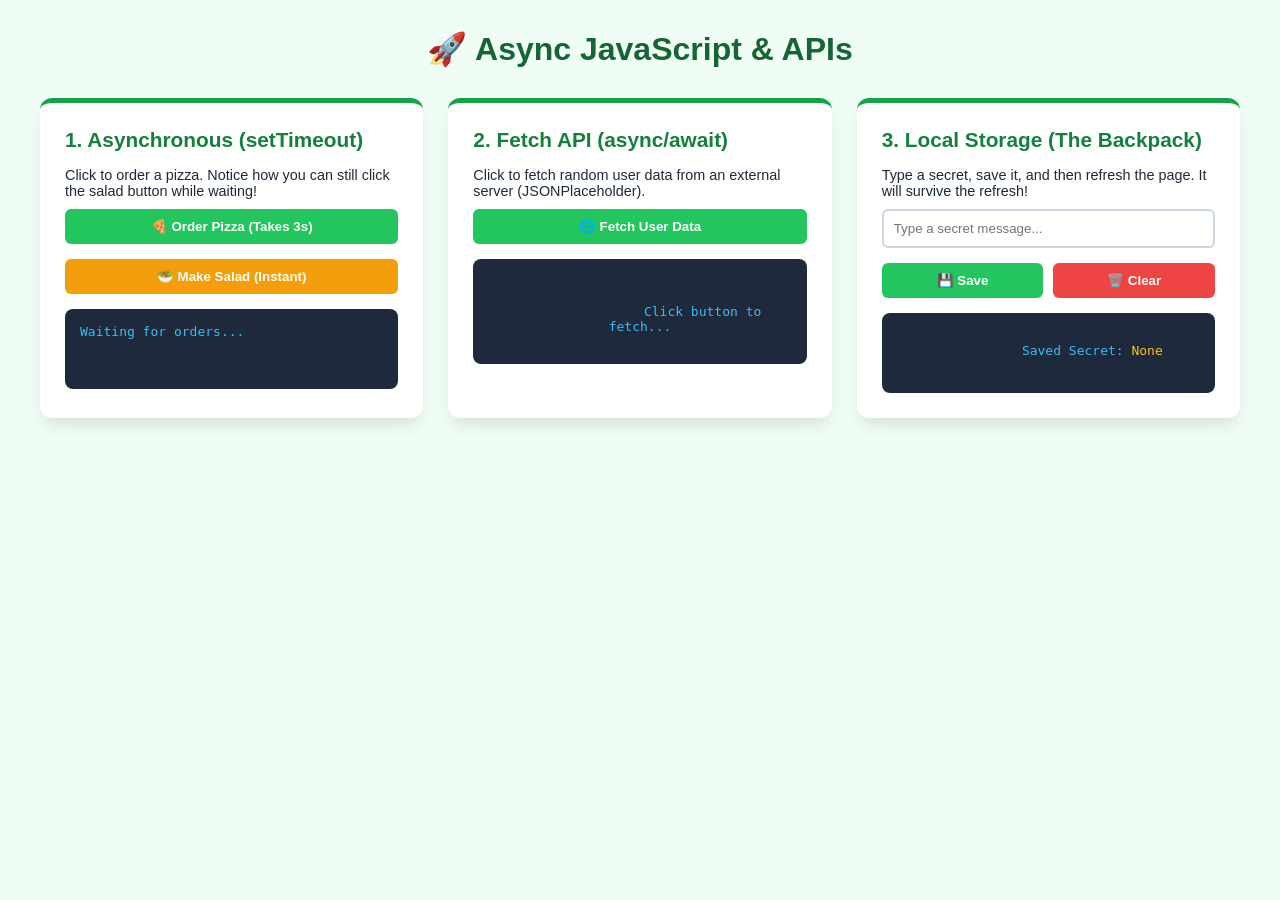
<file: AsyncAPI&StorageDemo.html>
<!DOCTYPE html>
<html lang="en">
<head>
    <meta charset="UTF-8">
    <meta name="viewport" content="width=device-width, initial-scale=1.0">
    <title>Day 11: Async, APIs & Storage</title>
    <style>
        * { box-sizing: border-box; margin: 0; padding: 0; }
        body {
            font-family: 'Segoe UI', Tahoma, Geneva, Verdana, sans-serif;
            background-color: #f0fdf4;
            color: #1e293b;
            padding: 30px;
        }
        h1 { text-align: center; color: #166534; margin-bottom: 30px; }
 
        .grid {
            display: grid;
            grid-template-columns: repeat(auto-fit, minmax(300px, 1fr));
            gap: 25px;
            max-width: 1200px;
            margin: 0 auto;
        }
 
        .card {
            background: white;
            padding: 25px;
            border-radius: 12px;
            box-shadow: 0 10px 15px -3px rgba(0, 0, 0, 0.1);
            border-top: 5px solid #16a34a;
        }
 
        h2 { font-size: 1.3rem; margin-bottom: 15px; color: #15803d; }
 
        button {
            background-color: #22c55e;
            color: white;
            border: none;
            padding: 10px 15px;
            border-radius: 6px;
            font-weight: bold;
            cursor: pointer;
            width: 100%;
            margin-bottom: 15px;
            transition: 0.3s;
        }
        button:hover { background-color: #16a34a; }
        button:disabled { background-color: #94a3b8; cursor: not-allowed; }
 
        .output {
            background: #1e293b;
            color: #38bdf8;
            padding: 15px;
            border-radius: 8px;
            font-family: monospace;
            min-height: 80px;
            white-space: pre-wrap;
            word-wrap: break-word;
        }
 
        /* Loading Spinner */
        .loader {
            border: 4px solid #f3f3f3;
            border-top: 4px solid #38bdf8;
            border-radius: 50%;
            width: 30px;
            height: 30px;
            animation: spin 1s linear infinite;
            display: none;
            margin: 0 auto;
        }
        @keyframes spin { 0% { transform: rotate(0deg); } 100% { transform: rotate(360deg); } }
 
        input {
            width: 100%;
            padding: 10px;
            margin-bottom: 15px;
            border: 2px solid #cbd5e1;
            border-radius: 6px;
        }
    </style>
</head>
<body>
 
    <h1>🚀 Async JavaScript & APIs</h1>
 
    <div class="grid">
       
        <!-- 1. setTimeout Demo -->
        <div class="card">
            <h2>1. Asynchronous (setTimeout)</h2>
            <p style="margin-bottom:10px; font-size:0.9rem;">Click to order a pizza. Notice how you can still click the salad button while waiting!</p>
            <button id="btn-pizza" onclick="orderPizza()">🍕 Order Pizza (Takes 3s)</button>
            <button id="btn-salad" onclick="makeSalad()" style="background-color: #f59e0b;">🥗 Make Salad (Instant)</button>
            <div class="output" id="async-output">Waiting for orders...</div>
        </div>
 
        <!-- 2. Fetch API Demo -->
        <div class="card">
            <h2>2. Fetch API (async/await)</h2>
            <p style="margin-bottom:10px; font-size:0.9rem;">Click to fetch random user data from an external server (JSONPlaceholder).</p>
            <button id="btn-fetch" onclick="fetchUserData()">🌐 Fetch User Data</button>
            <div class="output" id="fetch-output" style="text-align: center;">
                <div class="loader" id="loader"></div>
                <span id="fetch-text">Click button to fetch...</span>
            </div>
        </div>
 
        <!-- 3. LocalStorage Demo -->
        <div class="card">
            <h2>3. Local Storage (The Backpack)</h2>
            <p style="margin-bottom:10px; font-size:0.9rem;">Type a secret, save it, and then refresh the page. It will survive the refresh!</p>
            <input type="text" id="secret-input" placeholder="Type a secret message...">
            <div style="display: flex; gap: 10px;">
                <button onclick="saveSecret()">💾 Save</button>
                <button onclick="clearSecret()" style="background-color: #ef4444;">🗑️ Clear</button>
            </div>
            <div class="output" id="storage-output">
                Saved Secret: <span style="color: #fbbf24;" id="saved-text">None</span>
            </div>
        </div>
 
    </div>
 
    <script>
        /* =========================================
           1. ASYNC (setTimeout)
           ========================================= */
        const asyncOutput = document.getElementById('async-output');
 
        function orderPizza() {
            asyncOutput.innerHTML += "\n> 🍕 Pizza ordered! Cooking in background...";
           
            // This is asynchronous! It sets a timer and moves on.
            setTimeout(() => {
                asyncOutput.innerHTML += "\n> ✅ DING! Pizza is ready!";
            }, 10000);
        }
 
        function makeSalad() {
            // This is synchronous! It happens instantly.
            asyncOutput.innerHTML += "\n> 🥗 Salad prepared instantly!";
        }
 
 
        /* =========================================
           2. FETCH API (async / await)
           ========================================= */
        async function fetchUserData() {
            const fetchBtn = document.getElementById('btn-fetch');
            const fetchText = document.getElementById('fetch-text');
            const loader = document.getElementById('loader');
 
            // UI loading state
            fetchBtn.disabled = true;
            fetchText.style.display = 'none';
            loader.style.display = 'block';
 
            try {
                // 1. Send the waiter to the kitchen
                const response = await fetch('https://jsonplaceholder.typicode.com/users/1');
               
                // 2. Unwrap the JSON data
                const user = await response.json();
                console.log('User Data- ',user);
 
                // 3. Display it    
                fetchText.style.display = 'block';
                fetchText.style.textAlign = 'left';
                fetchText.innerHTML = `Name: ${user.name}\nEmail: ${user.email}\nCity: ${user.address.city}`;
 
            } catch (error) {
                // If internet drops or URL is wrong
                fetchText.style.display = 'block';
                fetchText.innerHTML = "❌ Error fetching data!";
                console.error(error);
            } finally {
                // Clean up UI
                loader.style.display = 'none';
                fetchBtn.disabled = false;
            }
        }
 
 
        /* =========================================
           3. LOCAL STORAGE
           ========================================= */
        const secretInput = document.getElementById('secret-input');
        const savedText = document.getElementById('saved-text');
 
        // Check the backpack as soon as the page loads!
        function loadSecretOnStart() {
            const saved = localStorage.getItem('mySecret');
            if (saved) {
                savedText.textContent = saved;
            }
        }
 
        function saveSecret() {
            const secretValue = secretInput.value;
            if (!secretValue) return;
 
            // Put it in the backpack
            localStorage.setItem('mySecret', secretValue);
           
            // Update UI
            savedText.textContent = secretValue;
            secretInput.value = ''; // clear input
            alert('Secret saved to Local Storage! Try refreshing the page.');
        }
 
        function clearSecret() {
            // Remove from backpack
            localStorage.removeItem('mySecret');
            savedText.textContent = 'None';
        }
 
        // Run this immediately when script loads
        loadSecretOnStart();
 
    </script>
</body>
</html>
</file>
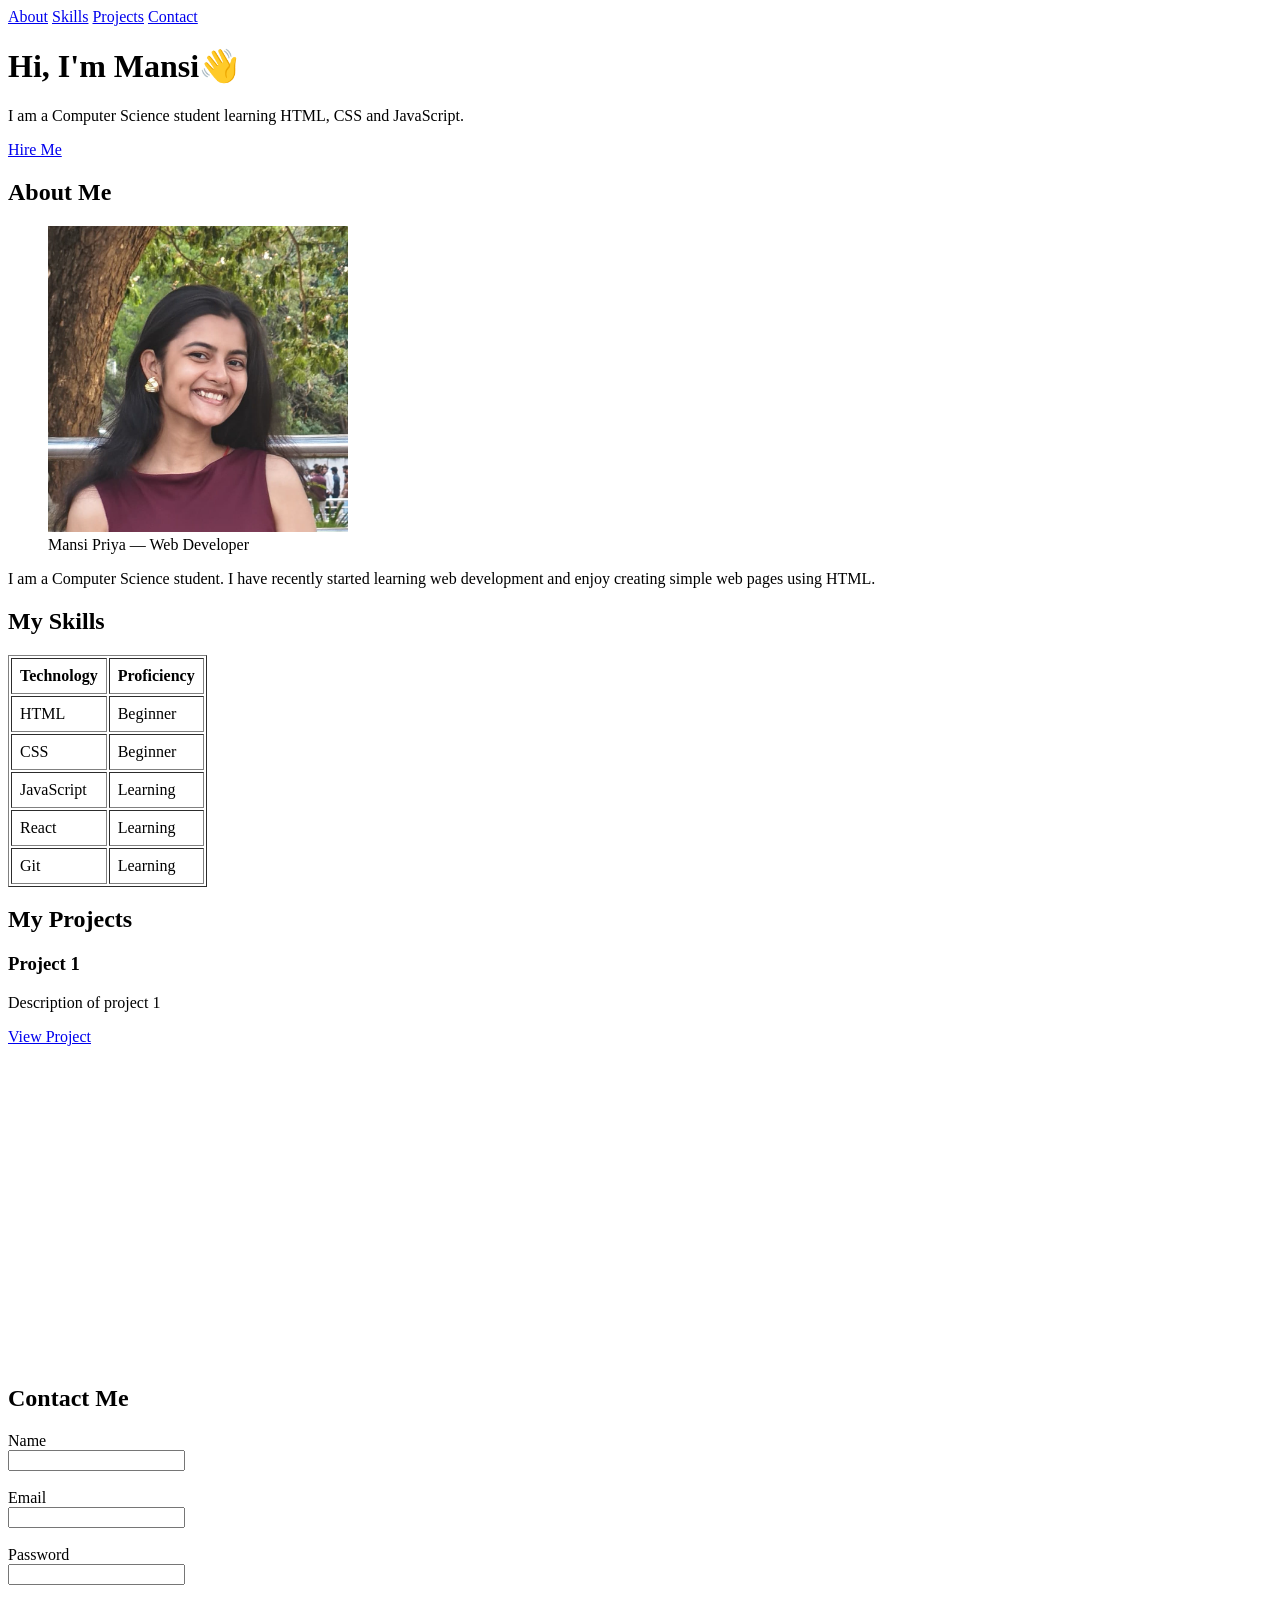
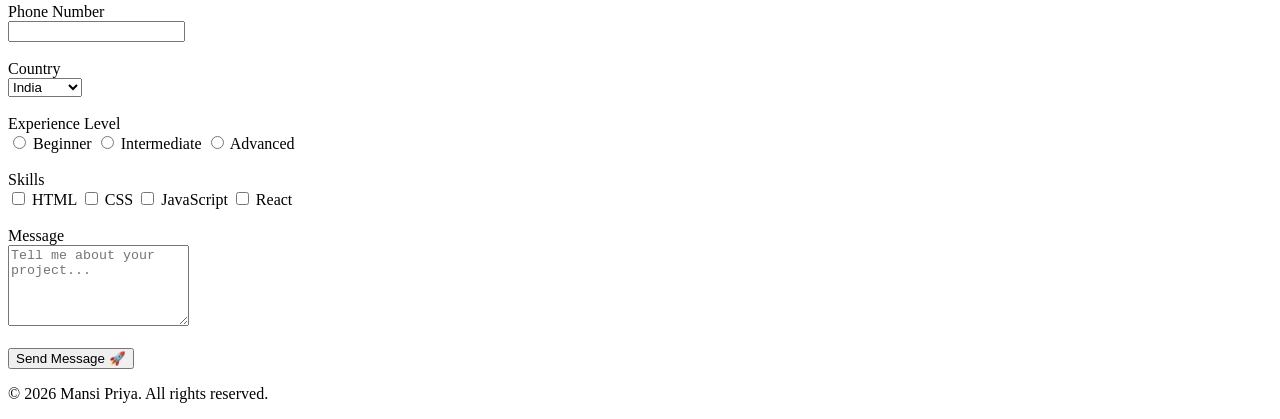
<file: index0.html>
<!DOCTYPE html>
<html lang="en">
<head>
    <meta charset="UTF-8">
    <meta name="viewport" content="width=device-width, initial-scale=1.0">
    <!-- SEO Meta Tags -->
    <meta name="description" content="Full stack developer specializing in React, Node.js, and modern web technologies. Available for freelance projects and collaborations.">
    <meta name="keywords" content="Mansi Priya, Portfolio, Web Developer, React, Node.js, JavaScript, HTML, CSS, Freelance Developer">
    <meta name="author" content="Mansi Priya">
    <title>My Portfolio | Mansi Priya</title>
    <!-- Open Graph Meta Tags for Social Media Sharing -->
    <meta property="og:title" content="My Portfolio | Mansi Priya">
    <meta property="og:description" content="Full stack developer specializing in React, Node.js, and modern web technologies. Available for freelance projects and collaborations.">
    <meta property="og:image" content="images/profile.jpg">
    <meta property="og:url" content="https://www.mansipriya.com">
    <meta property="og:type" content="website">
    <!-- Twitter Card Meta Tags -->
    <meta name="twitter:card" content="summary_large_image">
    <meta name="twitter:title" content="My Portfolio | Mansi Priya">
    <meta name="twitter:description" content="Full stack developer specializing in React, Node.js, and modern web technologies. Available for freelance projects and collaborations.">
    <meta name="twitter:image" content="images/profile.jpg">
    <!--Favicon-->
    <link rel="icon" type="image/png" href="images/favicon.png" alt="Favicon">
</head>
<body>
    
    <!-- NAVIGATION -->
    <nav>
        <a href="#about">About</a>
        <a href="#skills">Skills</a>
        <a href="#projects">Projects</a>
        <a href="#contact">Contact</a>
    </nav>
 
    <!-- HERO SECTION -->
    <header>
        <h1>Hi, I'm Mansi👋</h1>
        <p>I am a Computer Science student learning HTML, CSS and JavaScript.</p>
        <a href="#contact">Hire Me</a>
    </header>
 
    <!-- ABOUT SECTION -->
    <section id="about">
        <h2>About Me</h2>
        <figure class="profile-figure">
                    <img src="images/profile.jpg" alt="Mansi Priya profile photo" width="300">
                    <figcaption>Mansi Priya — Web Developer</figcaption>
                </figure>
        <p>I am a Computer Science student. I have recently started learning web development and enjoy creating simple web pages using HTML.</p>
    </section>
 
    <!-- SKILLS SECTION -->
    <section id="skills">
        <h2>My Skills</h2>
        <table border="1" cellpadding="8">
            <tr>
                <th>Technology</th>
                <th>Proficiency</th>
            </tr>
            <tr>
                <td>HTML</td>
                <td>Beginner</td>
            </tr>
            <tr>
                <td>CSS</td>
                <td>Beginner</td>
            </tr>
            <tr>
                <td>JavaScript</td>
                <td>Learning</td>
            </tr>
            <tr>
                <td>React</td>
                <td>Learning</td>
            </tr>
            <tr>
                <td>Git</td>
                <td>Learning</td>
            </tr>
        </table>
    </section>
 
    <!-- PROJECTS SECTION -->
    <section id="projects">
        <h2>My Projects</h2>
        <div class="project-card">
            <h3>Project 1</h3>
            <p>Description of project 1</p>
            <a href="#">View Project</a>
        </div>
        <!--Embed YouTube Video (iframe)-->
            <iframe width="560" height="315" src="https://www.youtube.com/embed/HcOc7P5BMi4?si=oosVkAEGRk6cHw2C" title="YouTube video player" frameborder="0" allow="accelerometer; autoplay; clipboard-write; encrypted-media; gyroscope; picture-in-picture; web-share" allowfullscreen></iframe>
    </section>
 
    <!-- CONTACT SECTION -->
    <section id="contact">
        <h2>Contact Me</h2>
        <form>
        <label for="name">Name</label>
        <br>
        <input type="text" id="name" name="name" required>
        <br><br>
        <label for="email">Email</label>
        <br>
        <input type="email" id="email" name="email" required>
        <br><br>
        <label for="password">Password</label>
        <br>
        <input type="password" id="password" name="password">
        <br><br>
        <label for="phone">Phone Number</label>
        <br>
        <input type="tel" id="phone" name="phone">
        <br><br>
        <label for="country">Country</label>
        <br>
        <select id="country" name="country">
        <option>India</option>
        <option>USA</option>
        <option>Canada</option>
        <option>Australia</option>
        </select>
        <br><br>
        <label>Experience Level</label>
        <br>
        <input type="radio" id="beginner" name="experience">
        <label for="beginner">Beginner</label>
        <input type="radio" id="intermediate" name="experience">
        <label for="intermediate">Intermediate</label>
        <input type="radio" id="advanced" name="experience">
        <label for="advanced">Advanced</label>
        <br><br>
        <label>Skills</label>
        <br>
        <input type="checkbox" name="skills" value="HTML">
        HTML
        <input type="checkbox" name="skills" value="CSS">
        CSS
        <input type="checkbox" name="skills" value="JavaScript">
        JavaScript
        <input type="checkbox" name="skills" value="React">
        React
        <br><br>
        <label for="message">Message</label>
        <br>
        <textarea
        id="message"
        name="message"
        rows="5"
        placeholder="Tell me about your project..."
        required></textarea>
        <br><br>
        <button type="submit" aria-label="Submit button">Send Message 🚀</button>
        </form>
    </section>
 
    <!-- FOOTER -->
    <footer>
        <p>&copy; 2026 Mansi Priya. All rights reserved.</p>
    </footer>
 
</body>
</html>
</file>
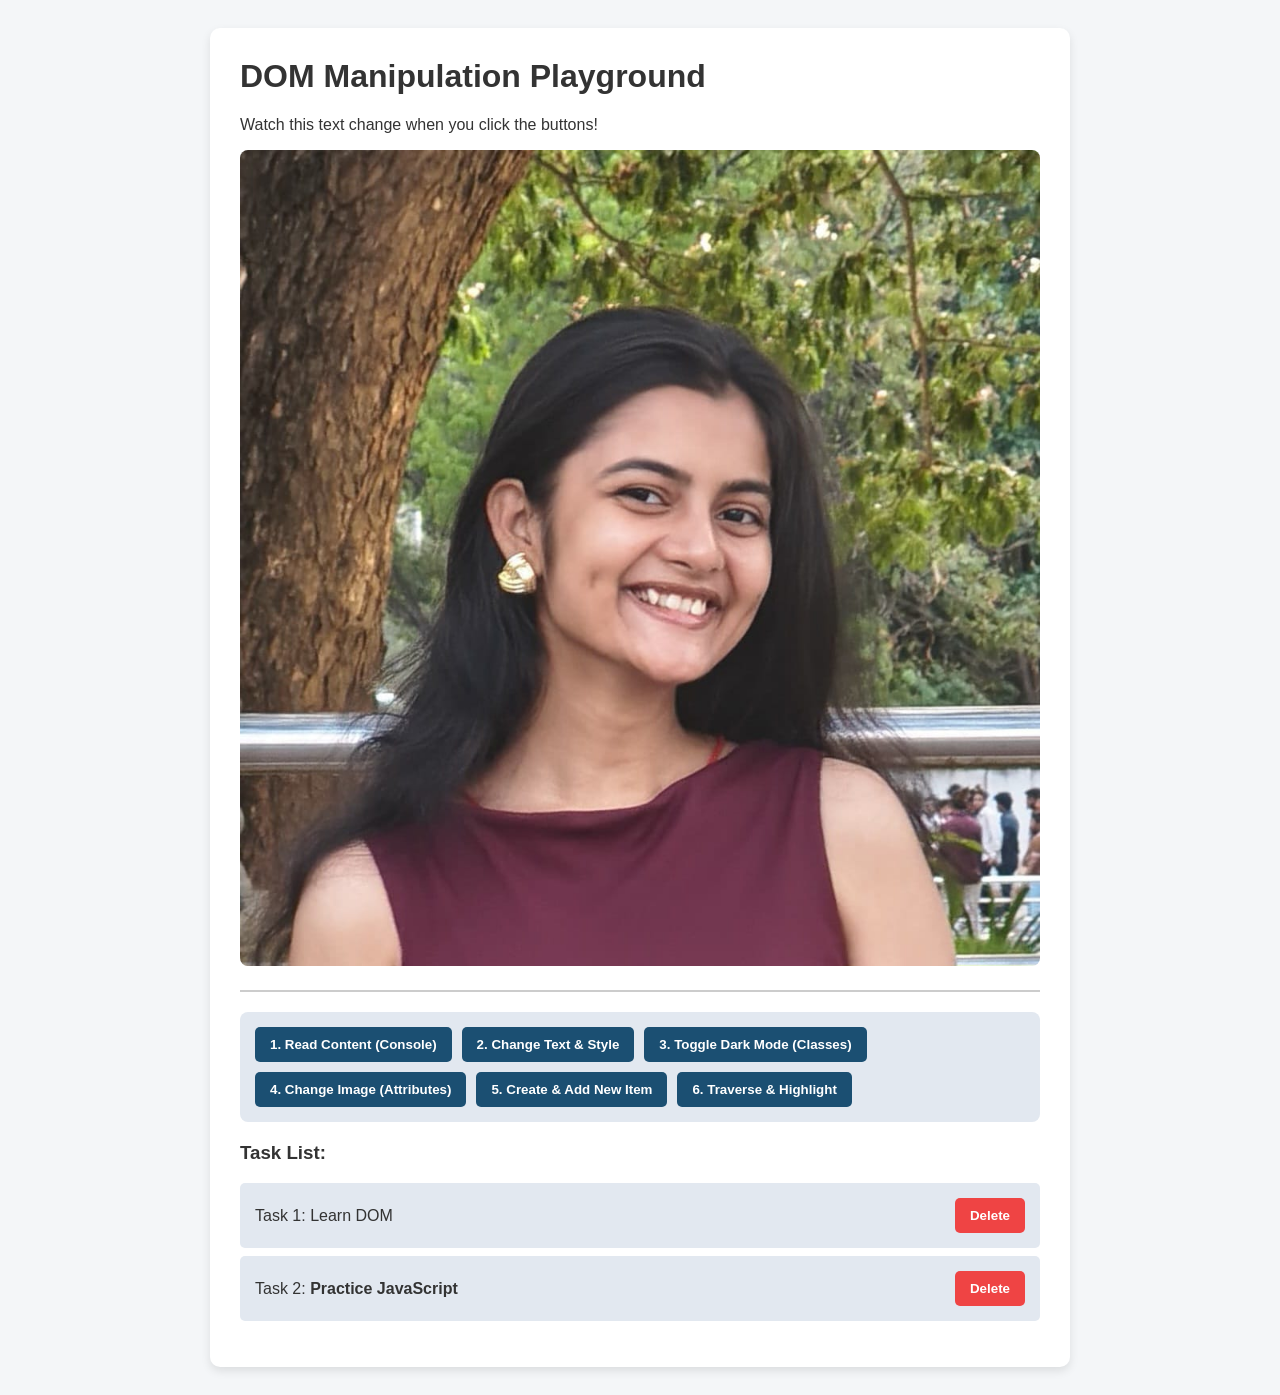
<file: index1.html>
<!DOCTYPE html>
<html lang="en">
<head>
    <meta charset="UTF-8">
    <meta name="viewport" content="width=device-width, initial-scale=1.0">
    <title>Day 9: DOM Manipulation</title>
    <style>
        /* Basic Styling so our playground looks nice */
        body {
            font-family: 'Segoe UI', Tahoma, Geneva, Verdana, sans-serif;
            background-color: #f4f6f8;
            color: #333;
            padding: 20px;
            transition: background-color 0.3s, color 0.3s;
        }
 
        .container {
            max-width: 800px;
            margin: 0 auto;
            background: white;
            padding: 30px;
            border-radius: 10px;
            box-shadow: 0 4px 10px rgba(0,0,0,0.1);
        }
 
        h1 { margin-top: 0; }
 
        /* A class we will toggle using JavaScript */
        .dark-mode {
            background-color: #1a1a1a;
            color: #f4f6f8;
        }
        .dark-mode .container {
            background-color: #2d2d2d;
            box-shadow: 0 4px 10px rgba(255,255,255,0.05);
        }
 
        .control-panel {
            display: flex;
            flex-wrap: wrap;
            gap: 10px;
            margin-bottom: 20px;
            padding: 15px;
            background: #e2e8f0;
            border-radius: 8px;
        }
 
        .dark-mode .control-panel { background: #475569; }
 
        button {
            padding: 10px 15px;
            background-color: #1B4F72;
            color: white;
            border: none;
            border-radius: 5px;
            cursor: pointer;
            font-weight: bold;
        }
        button:hover { background-color: #F18F01; }
       
        button:disabled {
            background-color: #94a3b8;
            cursor: not-allowed;
        }
 
        ul {
            list-style: none;
            padding: 0;
        }
 
        li {
            background: #e2e8f0;
            margin: 8px 0;
            padding: 15px;
            border-radius: 5px;
            display: flex;
            justify-content: space-between;
            align-items: center;
        }
       
        .dark-mode li { background: #334155; }
 
        .delete-btn {
            background-color: #ef4444;
        }
        .delete-btn:hover { background-color: #b91c1c; }
 
        /* A class to demonstrate classList.add() */
        .highlight {
            border-left: 5px solid #F18F01;
            font-weight: bold;
        }
    </style>
</head>
<body>
 
    <div class="container">
        <!-- Element to demonstrate text and style changes -->
        <h1 id="main-title">DOM Manipulation Playground</h1>
        <p id="subtitle">Watch this text change when you click the buttons!</p>
 
        <!-- Element to demonstrate attributes -->
        <img id="demo-image" src="images/profile.jpg" alt="Placeholder image" style="border-radius: 8px; max-width: 100%;">
 
        <hr style="margin: 20px 0; border: 1px solid #ccc;">
 
        <!-- Control Panel for Instructor to click -->
        <div class="control-panel">
            <button id="btn-read">1. Read Content (Console)</button>
            <button id="btn-change">2. Change Text & Style</button>
            <button id="btn-class">3. Toggle Dark Mode (Classes)</button>
            <button id="btn-attr">4. Change Image (Attributes)</button>
            <button id="btn-add">5. Create & Add New Item</button>
            <button id="btn-traverse">6. Traverse & Highlight</button>
        </div>
 
        <!-- Element to demonstrate NodeLists, Traversal, and Removal -->
        <h3>Task List:</h3>
        <ul id="task-list">
            <li class="task-item">
                <span>Task 1: Learn DOM</span>
                <button class="delete-btn">Delete</button>
            </li>
            <li class="task-item">
                <span>Task 2: <strong>Practice JavaScript</strong></span>
                <button class="delete-btn">Delete</button>
            </li>
        </ul>
    </div>
 
    <!-- JAVASCRIPT STARTS HERE -->
    <script>
        /* ========================================================
           CONCEPT 1 & 2: Selecting Elements & Reading Content
           (querySelector, querySelectorAll, textContent, innerHTML)
           ========================================================
        */
        document.getElementById('btn-read').addEventListener('click', () => {
            // Select ALL list items (Returns a NodeList)
            const tasks = document.querySelectorAll('.task-item');
            console.log(`Found ${tasks.length} tasks!`);
 
            // Read content of the second task (Index 1)
            const secondTaskSpan = tasks[1].querySelector('span');
           
            console.log("--- Reading Content ---");
            console.log("textContent:", secondTaskSpan.textContent); // Plain text
            console.log("innerHTML:", secondTaskSpan.innerHTML);     // Shows the <strong> tags!
            alert("Check your browser Console (F12) to see the read content!");
        });
 
 
        /* ========================================================
           CONCEPT 3: Changing Content and Changing Styles
           ========================================================
        */
        document.getElementById('btn-change').addEventListener('click', () => {
            const title = document.querySelector('#main-title');
           
            // Changing content
            title.textContent = "JavaScript is Awesome! 🚀";
           
            // Changing styles (Inline styles)
            title.style.color = "#1B4F72";
            title.style.textAlign = "center";
            title.style.fontSize = "40px";
        });
 
 
        /* ========================================================
           CONCEPT 4: Working with Classes
           (classList.add, remove, toggle)
           ========================================================
        */
        document.getElementById('btn-class').addEventListener('click', () => {
            const bodyElement = document.querySelector('body');
           
            // Toggle acts like a light switch!
            // If the class is there, it removes it. If it's missing, it adds it.
            bodyElement.classList.toggle('dark-mode');
        });
 
 
        /* ========================================================
           CONCEPT 5: Working with Attributes
           (getAttribute, setAttribute)
           ========================================================
        */
        document.getElementById('btn-attr').addEventListener('click', (event) => {
            const img = document.getElementById('demo-image');
           
            // Read the current source
            const currentSrc = img.getAttribute('src');
            console.log("Old Image Source:", currentSrc);
 
            // Change to a new image using setAttribute
            img.setAttribute('src', 'images/tajmhal.jpg');
            img.setAttribute('alt', 'New customized image');
 
            // Disable this button so we can't click it again
            console.log("What is event ??? ",event);
            event.target.setAttribute('disabled', 'true');
            event.target.textContent = "Image Changed!";
        });
 
 
        /* ========================================================
           CONCEPT 6 & 7: Creating & Adding Elements
           (createElement, appendChild)
           ========================================================
        */
        let taskCount = 2; // Keep track of tasks
       
        document.getElementById('btn-add').addEventListener('click', () => {
            taskCount++;
            const list = document.getElementById('task-list');
 
            // 1. Create the new elements
            const newLi = document.createElement('li');
            newLi.classList.add('task-item'); // Add class
 
            const newSpan = document.createElement('span');
            newSpan.textContent = `Task ${taskCount}: New dynamically added task!`;
 
            const newBtn = document.createElement('button');
            newBtn.textContent = "Delete";
            newBtn.classList.add('delete-btn');
 
            // 2. Assemble them (Add span and btn INTO the li)
            newLi.appendChild(newSpan);
            newLi.appendChild(newBtn);
 
            // 3. Insert into the page (Add li INTO the ul)
            list.prepend(newLi); // Try .prepend(newLi) to add it to the top!
        });
 
 
        /* ========================================================
           CONCEPT 8 & 9: DOM Traversal & Removing Elements
           (parentElement, nextElementSibling, remove)
           ========================================================
        */
       
        // --- TRAVERSAL DEMO ---
        document.getElementById('btn-traverse').addEventListener('click', () => {
            const list = document.getElementById('task-list');
           
            // Go to the UL, find its FIRST child, then move to the NEXT sibling (the 2nd item)
            const firstItem = list.firstElementChild;
            console.log('First Element:',firstItem);
           
            if (firstItem && firstItem.nextElementSibling) {
                const secondItem = firstItem.nextElementSibling;
                // Add a highlight class to the sibling
                secondItem.classList.add('highlight');
            } else {
                alert("Not enough items to traverse to a sibling!");
            }
        });
 
        // --- REMOVAL DEMO ---
        // We attach an event listener to the UL (Event Delegation - a bit advanced,
        // but it ensures newly created buttons also work!)
        document.getElementById('task-list').addEventListener('click', (event) => {
            console.log('event.target.classList- ',event.target.classList);
           
            // Check if what we clicked contains the class 'delete-btn'
            if (event.target.classList.contains('delete-btn')) {
               
                // TRAVERSAL: The button was clicked. We need to find its Parent (the <li>)
                const listItemToRemove = event.target.parentElement;
               
                // REMOVAL: Delete the <li> from the DOM entirely
                listItemToRemove.remove();
            }
        });
 
    </script>
</body>
</html>
</file>
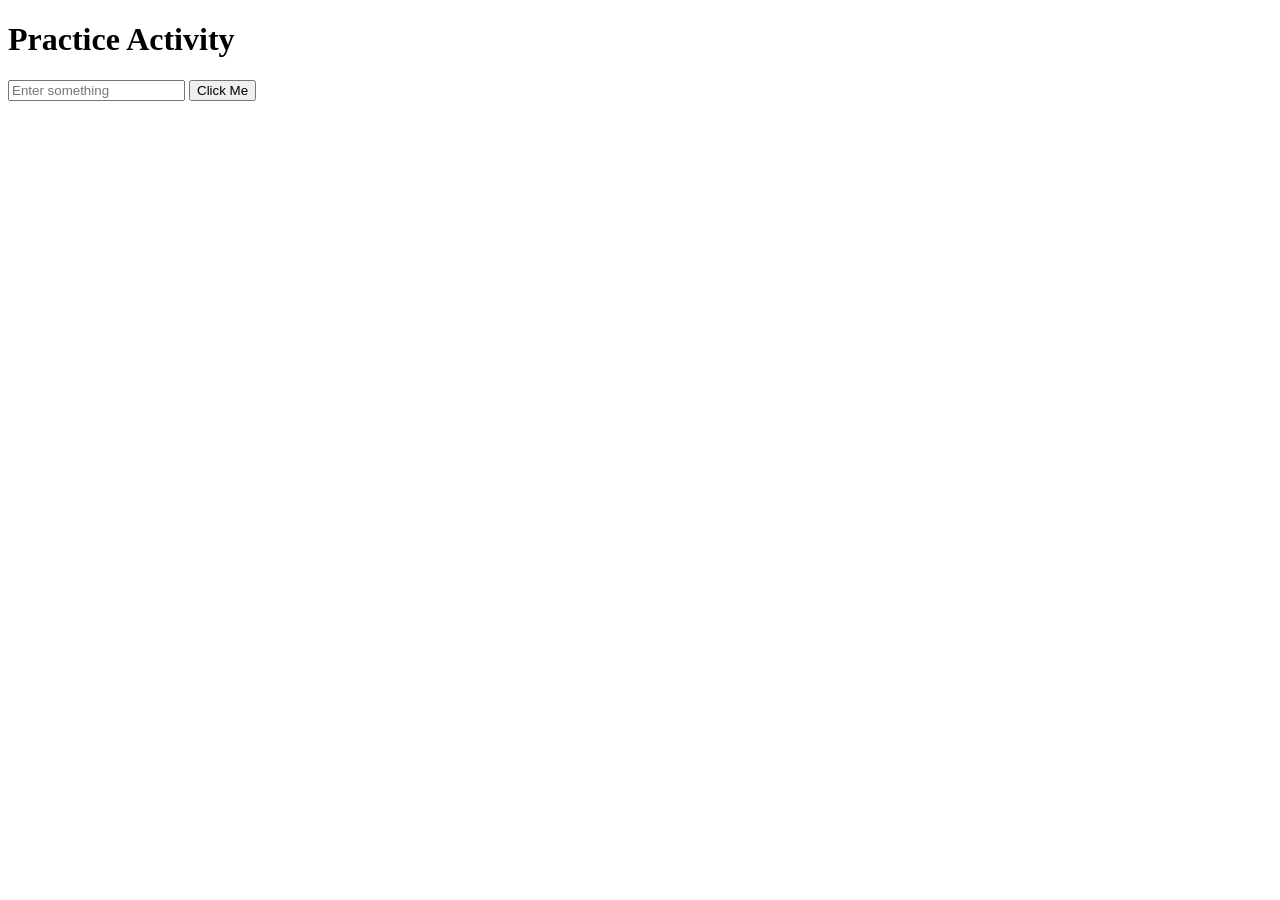
<file: practice.html>
<!DOCTYPE html>
<html>
<head>
    <title>Practice Activity</title>
</head>

<body>

    <h1>Practice Activity</h1>

    <form id="myForm">

        <input type="text" id="nameInput" placeholder="Enter something">

        <button type="submit" id="myButton">
            Click Me
        </button>

    </form>

    <script>

        // Get the input box and button
        let input = document.getElementById("nameInput");
        let form = document.getElementById("myForm");

        // When the form is submitted
        form.addEventListener("submit", function(event) {

            // Prevent form submission
            event.preventDefault();

            // Show alert
            alert("Button clicked!");

            // Print input value in console
            console.log(input.value);

        });

    </script>

</body>
</html>
</file>
